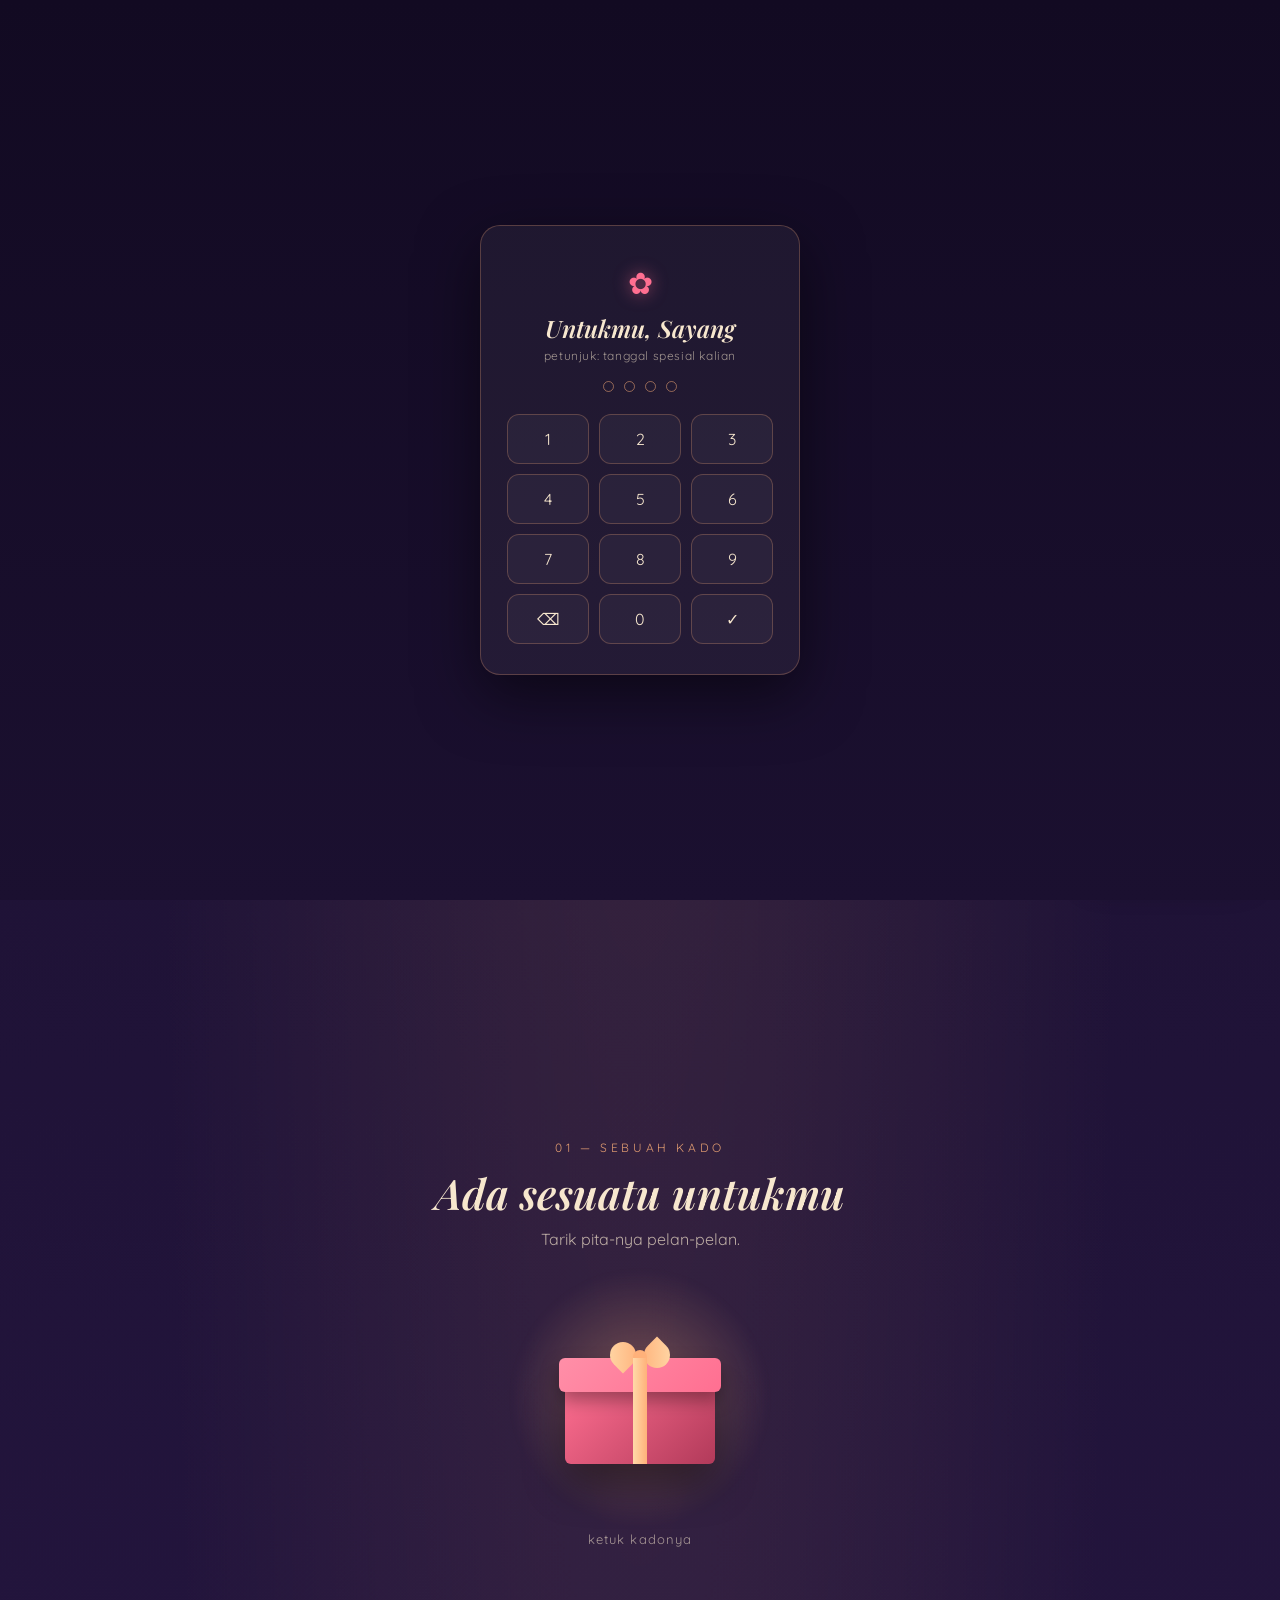
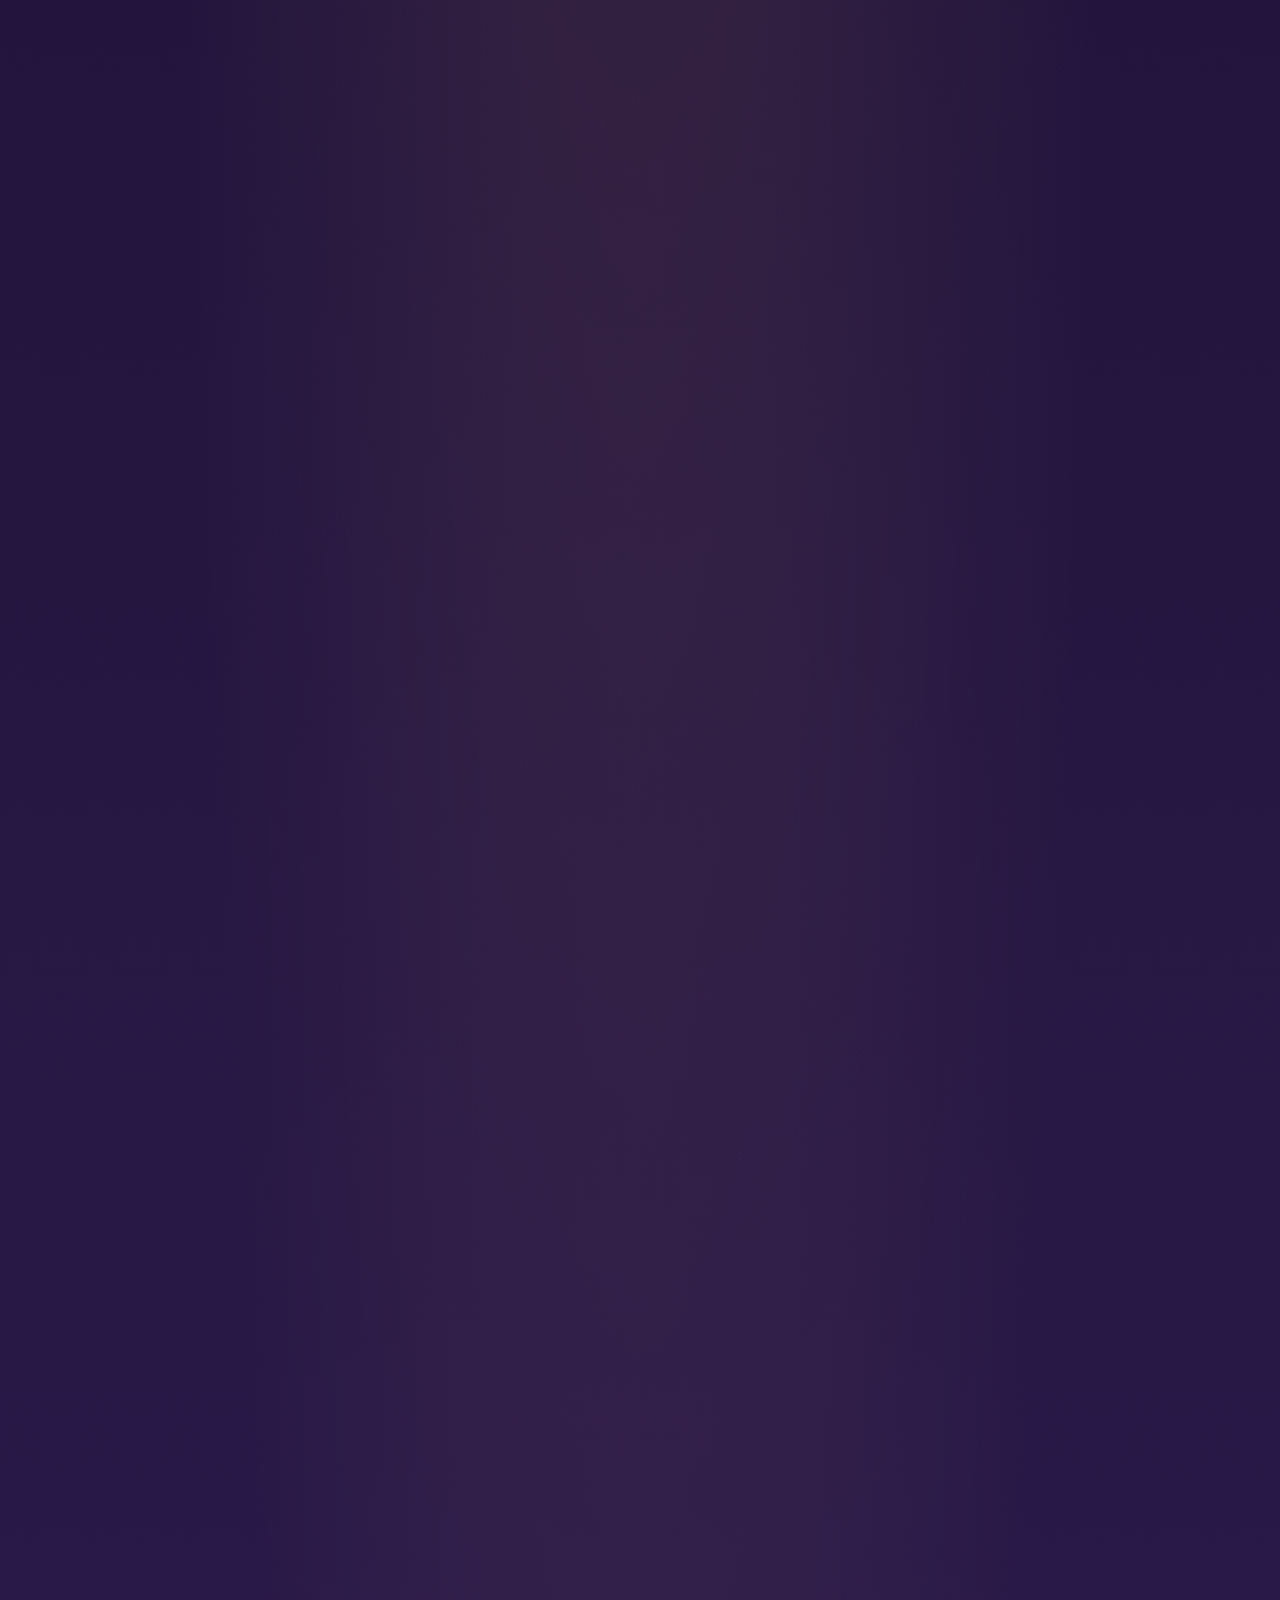
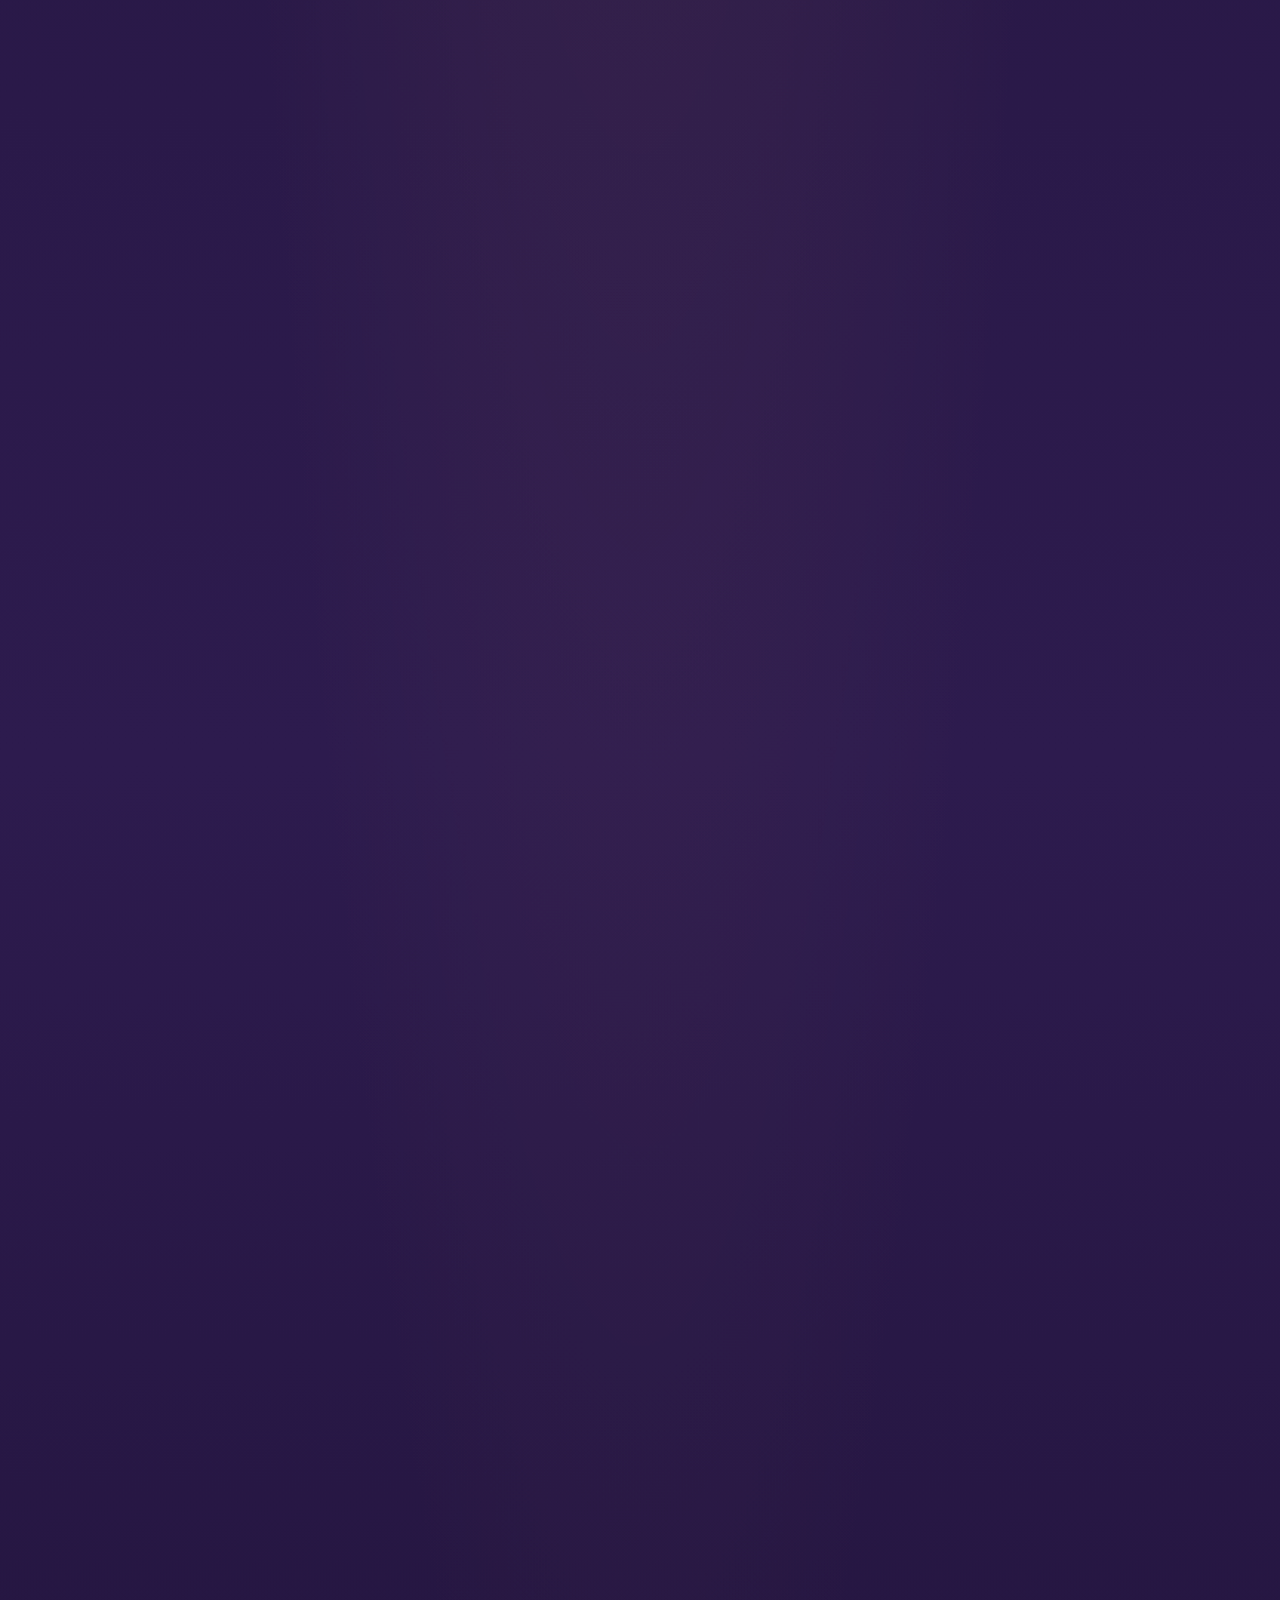
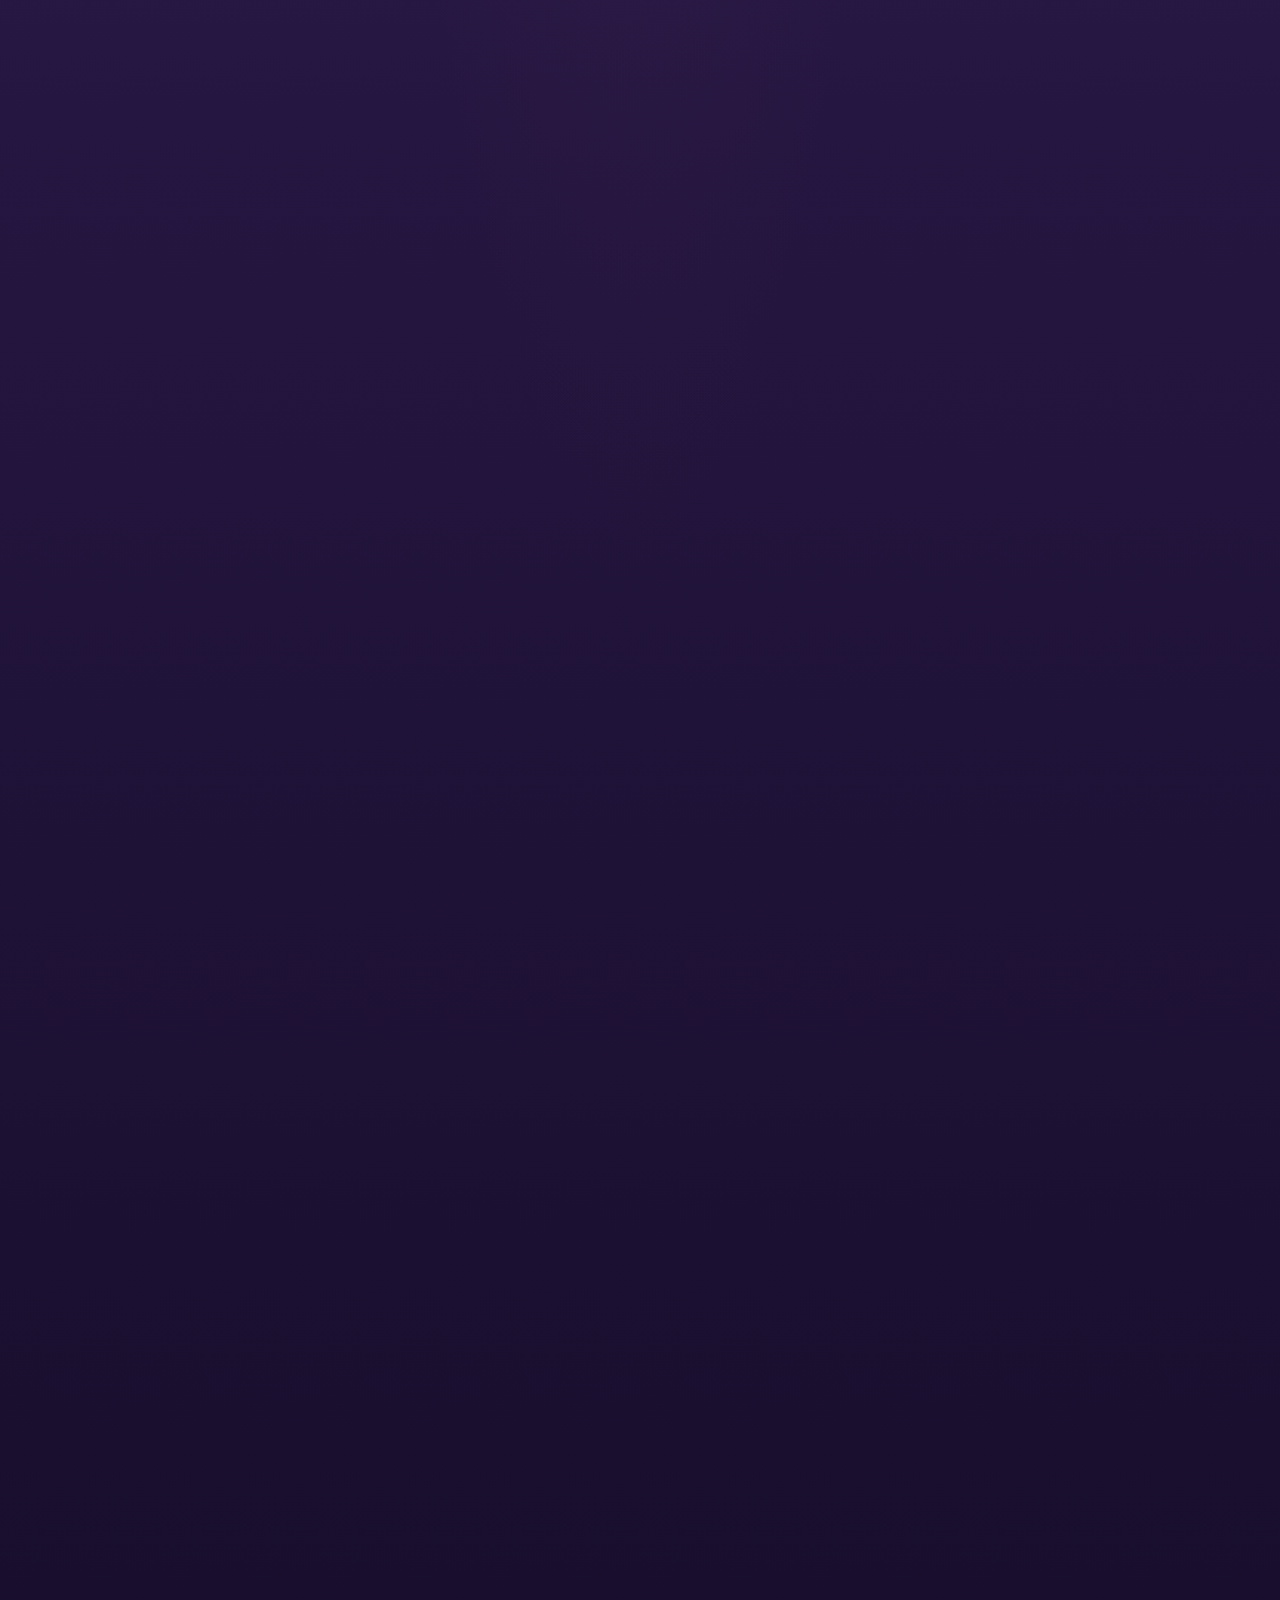
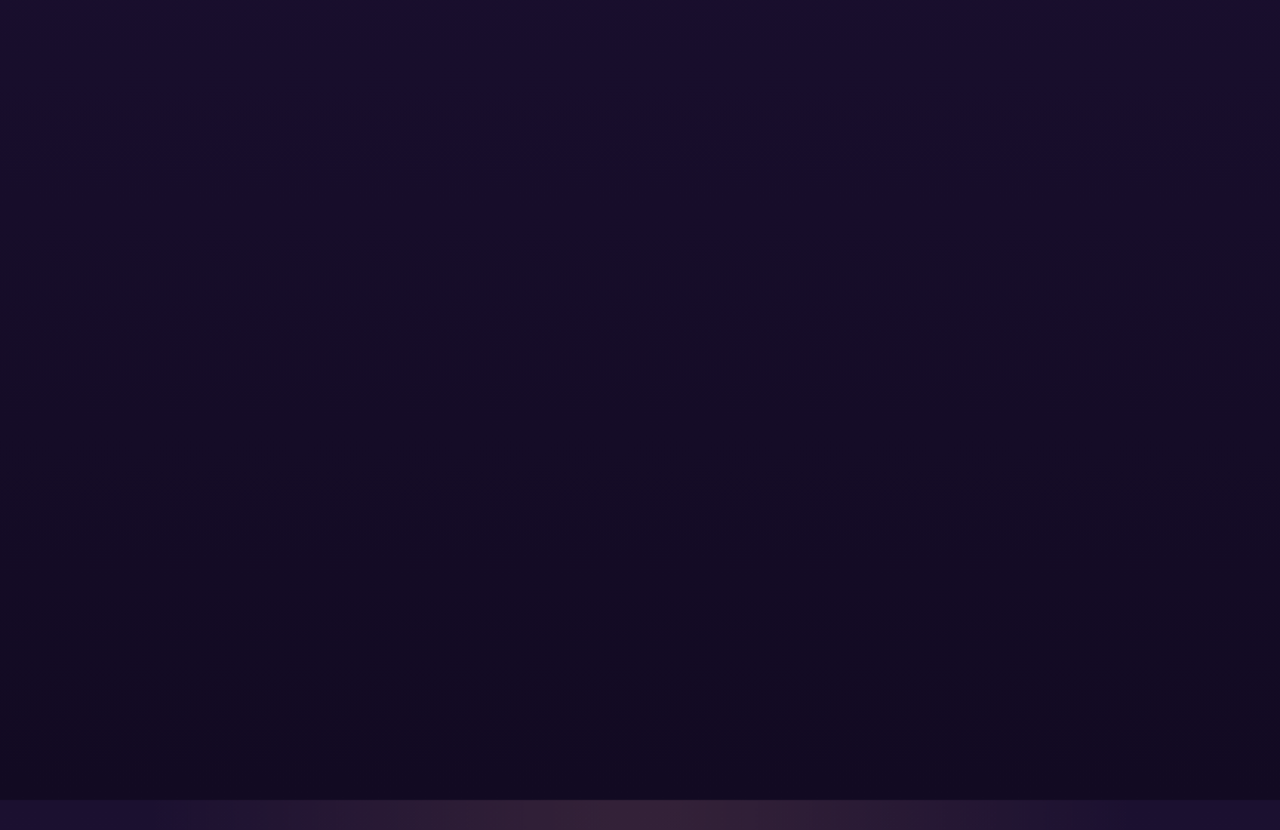
<file: page2.html>
<!DOCTYPE html>
<html lang="id">
<head>
<meta charset="UTF-8" />
<meta name="viewport" content="width=device-width, initial-scale=1.0" />
<title id="pageTitle">Happy Birthday</title>
<link rel="preconnect" href="https://fonts.googleapis.com">
<link href="https://fonts.googleapis.com/css2?family=Caveat:wght@500;600&family=Playfair+Display:ital,wght@0,500;0,700;1,500;1,600&family=Quicksand:wght@400;500;600;700&display=swap" rel="stylesheet">
<link rel="stylesheet" href="main.css" />
</head>
<body>

  <div class="lantern-field" id="lanternField"></div>

  <!-- ============ LOCK SCREEN ============ -->
  <div class="lock-overlay" id="lockOverlay">
    <div class="lock-card">
      <span class="lock-flower">✿</span>
      <h2 class="lock-title">Untukmu, Sayang</h2>
      <p class="lock-sub" id="lockHint">masukkan kode rahasia kalian</p>
      <div class="lock-dots" id="lockDots"></div>
      <div class="lock-pad" id="lockPad"></div>
    </div>
  </div>

  <!-- ============ HERO ============ -->
  <section class="hero">
    <p class="hero-eyebrow">malam ini, langit menyalakan satu lentera lagi untuk</p>
    <h1 class="hero-title" id="heroTitle">Happy Birthday</h1>
    <p class="hero-date" id="heroDate"></p>
    <button class="scroll-cue" id="scrollCue">
      <span>buka kadonya</span>
      <span class="cue-arrow">↓</span>
    </button>
  </section>

  <!-- ============ GIFT ============ -->
  <section class="gift-section" id="giftSection">
    <p class="section-label">01 — sebuah kado</p>
    <h2 class="section-title">Ada sesuatu untukmu</h2>
    <p class="section-sub">Tarik pita-nya pelan-pelan.</p>

    <div class="gift-stage">
      <div class="gift-glow"></div>
      <button class="gift-box" id="giftBox" aria-label="Buka kado">
        <div class="box-lid">
          <div class="bow">
            <span class="bow-loop left"></span>
            <span class="bow-loop right"></span>
            <span class="bow-knot"></span>
          </div>
        </div>
        <div class="ribbon-v"></div>
        <div class="box-base">
          <div class="ribbon-v static"></div>
        </div>
      </button>
    </div>
    <p class="gift-hint" id="giftHint">ketuk kadonya</p>
  </section>

  <!-- ============ BOUQUET ============ -->
  <section class="bouquet-section reveal-on-gift" id="bouquetSection">
    <p class="section-label">02 — buket digital</p>
    <h2 class="section-title scroll-reveal">Petik satu bunga</h2>
    <p class="section-sub">tiap kelopak nyimpen satu potong rasa</p>
    <div class="bouquet-field scroll-reveal" id="bouquetField"></div>
    <div class="bouquet-note" id="bouquetNote">tap salah satu bunga di atas ✿</div>
  </section>

  <!-- ============ LETTER ============ -->
  <section class="letter-section reveal-on-gift" id="letterSection">
    <p class="section-label">03 — sepucuk surat</p>
    <h2 class="section-title">Untukmu, malam ini</h2>
    <div class="letter-card scroll-reveal">
      <div class="wax-seal">✉</div>
      <p class="letter-text" id="letterText"></p>
      <span class="letter-cursor" id="letterCursor">|</span>
    </div>
  </section>

  <!-- ============ TIMELINE ============ -->
  <section class="timeline-section reveal-on-gift" id="timelineSection">
    <p class="section-label">04 — perjalanan kita</p>
    <h2 class="section-title">Cerita yang Kita Tulis</h2>
    <div class="timeline-track" id="timelineTrack"></div>
  </section>

  <!-- ============ GALLERY ============ -->
  <section class="gallery-section reveal-on-gift" id="gallerySection">
    <p class="section-label">05 — jejak kenangan</p>
    <h2 class="section-title scroll-reveal">Potret-potret Kecil</h2>
    <p class="section-sub">geser buat lihat kenangan selanjutnya</p>
    <div class="photo-stack scroll-reveal" id="photoStack"></div>
    <p class="stack-counter" id="stackCounter"></p>
  </section>

  <!-- ============ MINI GAMES ============ -->
  <section class="games-section reveal-on-gift" id="gamesSection">
    <p class="section-label">06 — main dulu yuk</p>
    <h2 class="section-title scroll-reveal">Tiga Permainan Kecil</h2>
    <p class="section-sub">isengan sebelum ke penutup</p>
    <div class="game-cards" id="gameCards"></div>

    <div class="game-modal" id="gameModal">
      <div class="game-modal-box">
        <button class="game-close" id="gameClose">✕</button>
        <div id="gameStage"></div>
      </div>
    </div>
  </section>

  <!-- ============ CLOSING ============ -->
  <section class="closing-section reveal-on-gift" id="closingSection">
    <div class="closing-glow"></div>
    <p class="section-label">07 — penutup</p>
    <h2 class="closing-title scroll-reveal">Selamat ulang tahun, <span id="closingName"></span> 🕯️</h2>
    <p class="closing-text scroll-reveal" id="closingText"></p>
    <footer class="site-footer">Made with love · site by Berr</footer>
  </section>

  <!-- ============ MUSIC PLAYER (persistent) ============ -->
  <div class="music-player" id="musicPlayer">
    <button class="music-toggle" id="musicToggle" aria-label="Putar musik">
      <span class="bar"></span><span class="bar"></span><span class="bar"></span>
    </button>
    <span class="music-title" id="musicTitle"></span>
    <audio id="audioEl" loop preload="auto"></audio>
  </div>
  <div class="toast" id="toast"></div>

  <script src="photos.js"></script>
  <script src="data.js"></script>
  <script src="main.js"></script>
  <script src="games.js"></script>
</body>
</html>
</file>
<file: main.css>
/* ============================================================
   main.css — Page 2: "Midnight Garden" — distinct from page 1.
   Palette: deep plum #1b1030, secondary plum #2d1b4e,
            lantern amber #ffb17a, cream #f7e7ce, rose #ff6f91
   ============================================================ */

:root{
  --plum:#1b1030;
  --plum-2:#2d1b4e;
  --amber:#ffb17a;
  --cream:#f7e7ce;
  --rose:#ff6f91;
  --ink:#120a22;
}

*{ box-sizing:border-box; }
html{ scroll-behavior:smooth; }

body{
  margin:0;
  min-height:100%;
  background:
    radial-gradient(ellipse at 50% -10%, rgba(255,177,122,0.12), transparent 55%),
    linear-gradient(180deg, var(--plum) 0%, var(--plum-2) 55%, var(--ink) 100%);
  color:var(--cream);
  font-family:'Quicksand', sans-serif;
  overflow-x:hidden;
}

.section-label{
  font-size:12px;
  letter-spacing:0.3em;
  text-transform:uppercase;
  color:var(--amber);
  opacity:0.85;
  margin:0 0 10px;
}
.section-title{
  font-family:'Playfair Display', serif;
  font-style:italic;
  font-weight:600;
  font-size:clamp(28px,5vw,42px);
  margin:0 0 8px;
  color:var(--cream);
}
.section-sub{
  color:rgba(247,231,206,0.7);
  margin:0 0 30px;
}

/* ---------------- lantern background ---------------- */
.lantern-field{
  position:fixed;
  inset:0;
  z-index:0;
  pointer-events:none;
  overflow:hidden;
}
.lantern{
  position:absolute;
  bottom:-80px;
  width:26px;
  height:34px;
  border-radius:6px 6px 10px 10px;
  background:linear-gradient(180deg, #ffd9a8, var(--amber));
  box-shadow:0 0 18px 4px rgba(255,177,122,0.55);
  opacity:0.85;
  animation-name:rise;
  animation-timing-function:ease-in;
  animation-iteration-count:infinite;
}
.lantern::before{
  content:"";
  position:absolute;
  top:-10px;
  left:50%;
  width:1px;
  height:10px;
  background:rgba(255,217,168,0.6);
  transform:translateX(-50%);
}
.lantern::after{
  content:"";
  position:absolute;
  inset:4px 5px;
  border-radius:4px;
  background:rgba(255,255,255,0.35);
}
@keyframes rise{
  0%{ transform:translateY(0) translateX(0) rotate(0deg); opacity:0; }
  10%{ opacity:0.9; }
  50%{ transform:translateY(-55vh) translateX(20px) rotate(3deg); }
  90%{ opacity:0.5; }
  100%{ transform:translateY(-105vh) translateX(-15px) rotate(-3deg); opacity:0; }
}

/* ---------------- hero ---------------- */
.hero{
  position:relative;
  z-index:1;
  min-height:100vh;
  display:flex;
  flex-direction:column;
  align-items:center;
  justify-content:center;
  text-align:center;
  padding:32px;
}
.hero-eyebrow{
  font-size:13px;
  letter-spacing:0.25em;
  text-transform:uppercase;
  color:rgba(247,231,206,0.6);
  margin-bottom:18px;
}
.hero-title{
  font-family:'Playfair Display', serif;
  font-style:italic;
  font-weight:600;
  font-size:clamp(38px, 8vw, 72px);
  margin:0;
  background:linear-gradient(180deg, #fff 10%, var(--amber) 90%);
  -webkit-background-clip:text;
  background-clip:text;
  color:transparent;
  text-shadow:0 0 40px rgba(255,177,122,0.25);
}
.hero-date{
  margin:14px 0 48px;
  color:rgba(247,231,206,0.75);
  font-size:15px;
  letter-spacing:0.08em;
}
.scroll-cue{
  background:transparent;
  border:1px solid rgba(255,177,122,0.5);
  color:var(--cream);
  padding:12px 26px;
  border-radius:999px;
  font-family:'Quicksand', sans-serif;
  font-weight:600;
  font-size:13px;
  letter-spacing:0.1em;
  cursor:pointer;
  display:flex;
  align-items:center;
  gap:10px;
  transition:background 0.3s ease, transform 0.3s ease;
}
.scroll-cue:hover{ background:rgba(255,177,122,0.12); transform:translateY(2px); }
.cue-arrow{ animation:bob 1.6s ease-in-out infinite; }
@keyframes bob{ 0%,100%{ transform:translateY(0);} 50%{ transform:translateY(5px);} }

/* ---------------- gift section ---------------- */
.gift-section{
  position:relative;
  z-index:1;
  min-height:100vh;
  display:flex;
  flex-direction:column;
  align-items:center;
  justify-content:center;
  text-align:center;
  padding:40px 24px;
}
.gift-stage{
  position:relative;
  width:220px;
  height:220px;
  display:flex;
  align-items:center;
  justify-content:center;
  margin-top:10px;
}
.gift-glow{
  position:absolute;
  width:280px;
  height:280px;
  border-radius:50%;
  background:radial-gradient(circle, rgba(255,177,122,0.35), transparent 65%);
  filter:blur(4px);
  animation:glowPulse 3s ease-in-out infinite;
}
@keyframes glowPulse{
  0%,100%{ opacity:0.6; transform:scale(1); }
  50%{ opacity:1; transform:scale(1.08); }
}

.gift-box{
  position:relative;
  width:150px;
  height:130px;
  background:none;
  border:none;
  cursor:pointer;
  padding:0;
}
.box-base{
  position:absolute;
  bottom:0;
  left:0;
  width:150px;
  height:82px;
  background:linear-gradient(135deg, var(--rose), #b23a5a);
  border-radius:6px;
  box-shadow:0 20px 40px rgba(0,0,0,0.45);
}
.box-lid{
  position:absolute;
  top:24px;
  left:-6px;
  width:162px;
  height:34px;
  background:linear-gradient(135deg, #ff8fa8, var(--rose));
  border-radius:6px;
  box-shadow:0 8px 18px rgba(0,0,0,0.35);
  transform-origin:50% 100%;
  transition:transform 0.7s cubic-bezier(.34,1.56,.64,1), opacity 0.5s ease 0.3s;
  z-index:3;
}
.ribbon-v{
  position:absolute;
  top:24px;
  left:50%;
  width:14px;
  height:106px;
  transform:translateX(-50%);
  background:linear-gradient(90deg, #ffd9a8, var(--amber));
  z-index:4;
  transition:opacity 0.4s ease, transform 0.6s ease;
}
.ribbon-v.static{
  position:absolute;
  top:0; left:50%;
  height:82px;
  z-index:1;
}
.bow{
  position:absolute;
  top:-16px;
  left:50%;
  transform:translateX(-50%);
  width:60px;
  height:34px;
  z-index:5;
  transition:transform 0.5s ease, opacity 0.5s ease;
}
.bow-loop{
  position:absolute;
  top:0;
  width:26px;
  height:26px;
  border-radius:50% 50% 50% 0;
  background:linear-gradient(135deg, #ffd9a8, var(--amber));
}
.bow-loop.left{ left:0; transform:rotate(-45deg); }
.bow-loop.right{ right:0; transform:rotate(135deg); }
.bow-knot{
  position:absolute;
  top:8px;
  left:50%;
  width:14px;
  height:14px;
  transform:translateX(-50%);
  background:var(--amber);
  border-radius:50%;
}

.gift-box.opened .box-lid{
  transform:translateY(-160px) rotate(-35deg);
  opacity:0;
}
.gift-box.opened .ribbon-v{
  opacity:0;
  transform:translate(-50%,-40px);
}
.gift-box.opened .bow{
  transform:translate(-50%,-180px) scale(0.6);
  opacity:0;
}
.gift-box.opened .box-base{
  animation:boxShake 0.4s ease;
}
@keyframes boxShake{
  0%,100%{ transform:translateX(0); }
  25%{ transform:translateX(-4px); }
  75%{ transform:translateX(4px); }
}

.gift-hint{
  margin-top:22px;
  font-size:13px;
  letter-spacing:0.08em;
  color:rgba(247,231,206,0.6);
  animation:hintFade 2s ease-in-out infinite;
}
@keyframes hintFade{ 0%,100%{ opacity:0.5;} 50%{ opacity:1;} }

/* sections hidden until gift opened */
.reveal-on-gift{
  opacity:0;
  transform:translateY(30px);
  transition:opacity 0.9s ease, transform 0.9s ease;
}
.reveal-on-gift.visible{
  opacity:1;
  transform:translateY(0);
}

/* ---------------- letter ---------------- */
.letter-section{
  position:relative;
  z-index:1;
  min-height:100vh;
  display:flex;
  flex-direction:column;
  align-items:center;
  justify-content:center;
  padding:60px 24px;
  text-align:center;
}
.letter-card{
  position:relative;
  max-width:560px;
  width:100%;
  background:rgba(255,247,235,0.06);
  border:1px solid rgba(255,177,122,0.25);
  border-radius:18px;
  padding:44px 32px;
  backdrop-filter:blur(6px);
  box-shadow:0 20px 60px rgba(0,0,0,0.35);
  text-align:left;
}
.wax-seal{
  position:absolute;
  top:-22px;
  left:50%;
  transform:translateX(-50%);
  width:44px;
  height:44px;
  border-radius:50%;
  background:radial-gradient(circle at 35% 30%, #ff8fa8, var(--rose) 70%);
  display:flex;
  align-items:center;
  justify-content:center;
  font-size:18px;
  box-shadow:0 6px 16px rgba(0,0,0,0.4);
}
.letter-text{
  font-family:'Caveat', cursive;
  font-size:26px;
  line-height:1.55;
  color:var(--cream);
  white-space:pre-line;
  margin:8px 0 0;
  min-height:180px;
}
.letter-cursor{
  font-family:'Caveat', cursive;
  font-size:26px;
  color:var(--amber);
  animation:blink 0.9s step-end infinite;
}
@keyframes blink{ 50%{ opacity:0; } }

/* ---------------- gallery ---------------- */
.gallery-section{
  position:relative;
  z-index:1;
  min-height:100vh;
  padding:80px 24px;
  text-align:center;
}
.photo-stack{
  position:relative;
  width:260px;
  height:340px;
  margin:20px auto 6px;
}
.photo-card{
  position:absolute;
  inset:0;
  background:#fff;
  padding:10px 10px 34px;
  border-radius:6px;
  box-shadow:0 14px 32px rgba(0,0,0,0.4);
  cursor:grab;
  user-select:none;
  transform:rotate(var(--tilt, 0deg)) scale(calc(1 - var(--depth, 0) * 0.04)) translateY(calc(var(--depth, 0) * 10px));
  transition:transform 0.35s ease;
  touch-action:none;
}
.photo-card:active{ cursor:grabbing; }
.photo-card img{
  width:100%;
  height:100%;
  object-fit:cover;
  display:block;
  border-radius:2px;
  pointer-events:none;
}
.stack-counter{
  font-size:12px;
  letter-spacing:0.1em;
  color:rgba(247,231,206,0.55);
  margin-top:6px;
}

/* ---------------- closing ---------------- */
.closing-section{
  position:relative;
  z-index:1;
  min-height:100vh;
  display:flex;
  flex-direction:column;
  align-items:center;
  justify-content:center;
  text-align:center;
  padding:60px 24px;
  overflow:hidden;
}
.closing-glow{
  position:absolute;
  top:20%;
  width:400px;
  height:400px;
  background:radial-gradient(circle, rgba(255,111,145,0.18), transparent 70%);
  filter:blur(10px);
  pointer-events:none;
}
.closing-title{
  font-family:'Playfair Display', serif;
  font-style:italic;
  font-weight:600;
  font-size:clamp(26px,5vw,38px);
  margin:0 0 18px;
  position:relative;
}
.closing-title span{ color:var(--amber); }
.closing-text{
  max-width:520px;
  color:rgba(247,231,206,0.8);
  line-height:1.7;
  position:relative;
}
.site-footer{
  margin-top:60px;
  font-size:12px;
  letter-spacing:0.1em;
  color:rgba(247,231,206,0.4);
}

/* ---------------- music player ---------------- */
.music-player{
  position:fixed;
  bottom:22px;
  right:22px;
  z-index:40;
  display:flex;
  align-items:center;
  gap:10px;
  background:rgba(27,16,48,0.75);
  border:1px solid rgba(255,177,122,0.3);
  padding:8px 14px 8px 8px;
  border-radius:999px;
  backdrop-filter:blur(6px);
  box-shadow:0 10px 24px rgba(0,0,0,0.35);
}
.music-toggle{
  width:38px;
  height:38px;
  border-radius:50%;
  border:none;
  background:linear-gradient(135deg, var(--amber), var(--rose));
  display:flex;
  align-items:center;
  justify-content:center;
  gap:3px;
  cursor:pointer;
}
.music-toggle .bar{
  width:3px;
  height:10px;
  background:var(--ink);
  border-radius:2px;
  animation:eq 1s ease-in-out infinite;
  animation-play-state:paused;
}
.music-toggle .bar:nth-child(2){ animation-delay:0.2s; }
.music-toggle .bar:nth-child(3){ animation-delay:0.4s; }
.music-player.playing .bar{ animation-play-state:running; }
@keyframes eq{
  0%,100%{ height:6px; }
  50%{ height:16px; }
}
.music-title{
  font-size:12px;
  color:var(--cream);
  max-width:120px;
  white-space:nowrap;
  overflow:hidden;
  text-overflow:ellipsis;
}

.toast{
  position:fixed;
  bottom:80px;
  right:22px;
  background:rgba(20,10,35,0.95);
  border:1px solid rgba(255,177,122,0.4);
  color:var(--cream);
  padding:10px 16px;
  border-radius:10px;
  font-size:12px;
  max-width:240px;
  z-index:41;
  opacity:0;
  transform:translateY(8px);
  transition:opacity 0.3s ease, transform 0.3s ease;
  pointer-events:none;
}
.toast.show{ opacity:1; transform:translateY(0); }

/* ---------------- lock screen ---------------- */
.lock-overlay{
  position:fixed;
  inset:0;
  z-index:60;
  display:flex;
  align-items:center;
  justify-content:center;
  background:linear-gradient(180deg, var(--ink), var(--plum));
  padding:24px;
  transition:opacity 0.8s ease, visibility 0.8s ease;
}
.lock-overlay.hidden{
  opacity:0;
  visibility:hidden;
  pointer-events:none;
}
.lock-card{
  width:min(90vw, 320px);
  text-align:center;
  padding:38px 26px 30px;
  border-radius:20px;
  background:rgba(255,247,235,0.05);
  border:1px solid rgba(255,177,122,0.25);
  box-shadow:0 20px 60px rgba(0,0,0,0.5);
}
.lock-flower{
  font-size:30px;
  color:var(--rose);
  text-shadow:0 0 16px rgba(255,111,145,0.6);
}
.lock-title{
  font-family:'Playfair Display', serif;
  font-style:italic;
  font-weight:600;
  font-size:24px;
  margin:10px 0 4px;
  color:var(--cream);
}
.lock-sub{
  font-size:12px;
  letter-spacing:0.05em;
  color:rgba(247,231,206,0.6);
  margin:0 0 18px;
}
.lock-dots{
  display:flex;
  justify-content:center;
  gap:10px;
  margin-bottom:22px;
}
.lock-dot{
  width:11px;
  height:11px;
  border-radius:50%;
  border:1px solid rgba(255,177,122,0.5);
  background:transparent;
  transition:background 0.2s ease, transform 0.2s ease;
}
.lock-dot.filled{
  background:var(--amber);
  transform:scale(1.15);
}
.lock-dots.shake{ animation:lockShake 0.4s ease; }
@keyframes lockShake{
  0%,100%{ transform:translateX(0); }
  25%{ transform:translateX(-8px); }
  75%{ transform:translateX(8px); }
}
.lock-pad{
  display:grid;
  grid-template-columns:repeat(3,1fr);
  gap:10px;
}
.lock-key{
  padding:14px 0;
  border-radius:12px;
  border:1px solid rgba(255,177,122,0.25);
  background:rgba(255,255,255,0.04);
  color:var(--cream);
  font-size:16px;
  font-family:'Quicksand', sans-serif;
  cursor:pointer;
  transition:background 0.2s ease;
}
.lock-key:active, .lock-key:hover{
  background:rgba(255,177,122,0.18);
}

/* ---------------- bouquet ---------------- */
.bouquet-section{
  position:relative;
  z-index:1;
  min-height:100vh;
  display:flex;
  flex-direction:column;
  align-items:center;
  justify-content:center;
  text-align:center;
  padding:70px 24px;
}
.bouquet-field{
  display:flex;
  flex-wrap:wrap;
  justify-content:center;
  gap:22px;
  max-width:520px;
  margin:20px 0;
}
.bouquet-flower{
  background:none;
  border:none;
  font-size:38px;
  cursor:pointer;
  filter:drop-shadow(0 0 10px rgba(255,111,145,0.4));
  transition:transform 0.3s ease;
  animation:swayFlower 3.4s ease-in-out infinite;
}
.bouquet-flower:hover{ transform:scale(1.15) rotate(-6deg); }
@keyframes swayFlower{
  0%,100%{ transform:rotate(-4deg); }
  50%{ transform:rotate(4deg); }
}
.bouquet-note{
  min-height:50px;
  max-width:420px;
  font-family:'Caveat', cursive;
  font-size:22px;
  color:var(--amber);
  padding:0 12px;
  transition:opacity 0.4s ease;
}

/* ---------------- timeline ---------------- */
.timeline-section{
  position:relative;
  z-index:1;
  min-height:100vh;
  padding:80px 24px;
  text-align:center;
}
.timeline-track{
  position:relative;
  max-width:520px;
  margin:30px auto 0;
  text-align:left;
  padding-left:26px;
  border-left:1px solid rgba(255,177,122,0.35);
}
.timeline-item{
  position:relative;
  margin-bottom:38px;
  opacity:0;
  transform:translateX(-16px);
  transition:opacity 0.8s ease, transform 0.8s ease;
}
.timeline-item.visible{
  opacity:1;
  transform:translateX(0);
}
.timeline-item::before{
  content:"";
  position:absolute;
  left:-32px;
  top:4px;
  width:10px;
  height:10px;
  border-radius:50%;
  background:var(--amber);
  box-shadow:0 0 10px rgba(255,177,122,0.7);
}
.timeline-label{
  font-size:11px;
  letter-spacing:0.2em;
  text-transform:uppercase;
  color:var(--rose);
  margin:0 0 4px;
}
.timeline-item h3{
  font-family:'Playfair Display', serif;
  font-style:italic;
  font-size:20px;
  margin:0 0 6px;
  color:var(--cream);
}
.timeline-item p{
  margin:0;
  font-size:14px;
  line-height:1.55;
  color:rgba(247,231,206,0.7);
}

/* ---------------- generic scroll reveal ---------------- */
.scroll-reveal{
  opacity:0;
  transform:translateY(24px);
  transition:opacity 0.9s ease, transform 0.9s ease;
}
.scroll-reveal.visible{
  opacity:1;
  transform:translateY(0);
}

/* ---------------- mini games ---------------- */
.games-section{
  position:relative;
  z-index:1;
  min-height:100vh;
  display:flex;
  flex-direction:column;
  align-items:center;
  justify-content:center;
  text-align:center;
  padding:70px 24px;
}
.game-cards{
  display:flex;
  flex-wrap:wrap;
  justify-content:center;
  gap:16px;
  max-width:520px;
  margin-top:10px;
}
.game-card{
  width:150px;
  padding:22px 14px;
  border-radius:16px;
  background:rgba(255,255,255,0.05);
  border:1px solid rgba(255,177,122,0.25);
  cursor:pointer;
  transition:transform 0.25s ease, background 0.25s ease;
}
.game-card:hover{
  transform:translateY(-4px);
  background:rgba(255,177,122,0.1);
}
.game-card .icon{
  font-size:30px;
  display:block;
  margin-bottom:10px;
}
.game-card .title{
  font-family:'Playfair Display', serif;
  font-style:italic;
  font-size:15px;
  color:var(--cream);
  margin:0 0 4px;
}
.game-card .desc{
  font-size:11px;
  color:rgba(247,231,206,0.6);
  margin:0;
}

.game-modal{
  position:fixed;
  inset:0;
  z-index:70;
  display:none;
  align-items:center;
  justify-content:center;
  background:rgba(10,4,20,0.9);
  padding:20px;
}
.game-modal.active{ display:flex; }
.game-modal-box{
  position:relative;
  width:min(92vw, 420px);
  max-height:85vh;
  overflow-y:auto;
  background:linear-gradient(160deg, rgba(45,27,78,0.98), rgba(18,10,34,0.98));
  border:1px solid rgba(255,177,122,0.3);
  border-radius:20px;
  padding:30px 22px 26px;
  text-align:center;
}
.game-close{
  position:absolute;
  top:10px;
  right:14px;
  background:none;
  border:none;
  color:var(--cream);
  font-size:18px;
  cursor:pointer;
}
.game-title{
  font-family:'Playfair Display', serif;
  font-style:italic;
  font-size:22px;
  margin:0 0 6px;
  color:var(--amber);
}
.game-sub{
  font-size:12px;
  color:rgba(247,231,206,0.6);
  margin:0 0 18px;
}

/* quiz */
.quiz-question{
  font-size:15px;
  margin-bottom:14px;
  color:var(--cream);
}
.quiz-options{
  display:flex;
  flex-direction:column;
  gap:8px;
  margin-bottom:16px;
}
.quiz-option{
  padding:10px;
  border-radius:10px;
  border:1px solid rgba(255,177,122,0.3);
  background:rgba(255,255,255,0.04);
  color:var(--cream);
  font-size:13px;
  cursor:pointer;
}
.quiz-option.correct{ background:rgba(120,200,120,0.3); border-color:#7ac87a; }
.quiz-option.wrong{ background:rgba(220,90,90,0.3); border-color:#dc5a5a; }
.quiz-progress{
  font-size:11px;
  color:rgba(247,231,206,0.5);
  margin-bottom:8px;
}
.quiz-result{
  font-family:'Caveat', cursive;
  font-size:22px;
  color:var(--amber);
}

/* memory match */
.memory-grid{
  display:grid;
  grid-template-columns:repeat(4, 1fr);
  gap:8px;
  margin:10px 0;
}
.memory-card{
  aspect-ratio:1;
  border-radius:10px;
  background:linear-gradient(135deg, var(--rose), #b23a5a);
  display:flex;
  align-items:center;
  justify-content:center;
  font-size:22px;
  cursor:pointer;
  user-select:none;
}
.memory-card.flipped, .memory-card.matched{
  background:rgba(255,255,255,0.08);
}
.memory-card.matched{ opacity:0.4; cursor:default; }
.memory-status{
  font-size:12px;
  color:rgba(247,231,206,0.7);
  margin-top:8px;
}

/* catch hearts */
.catch-stage{
  position:relative;
  width:100%;
  height:300px;
  border-radius:14px;
  background:rgba(0,0,0,0.25);
  overflow:hidden;
  margin-bottom:12px;
}
.catch-heart{
  position:absolute;
  top:-30px;
  font-size:22px;
  cursor:pointer;
  animation-name:fallHeart;
  animation-timing-function:linear;
  user-select:none;
}
@keyframes fallHeart{
  to{ transform:translateY(330px); }
}
.catch-score{
  font-size:14px;
  color:var(--cream);
}
.game-btn{
  margin-top:12px;
  padding:10px 22px;
  border-radius:999px;
  border:none;
  background:linear-gradient(120deg, var(--amber), var(--rose));
  color:var(--ink);
  font-weight:700;
  font-size:13px;
  cursor:pointer;
}

@media (max-width:600px){
  .letter-card{ padding:34px 20px; }
  .letter-text{ font-size:22px; }
  .bouquet-flower{ font-size:32px; }
}
</file>
